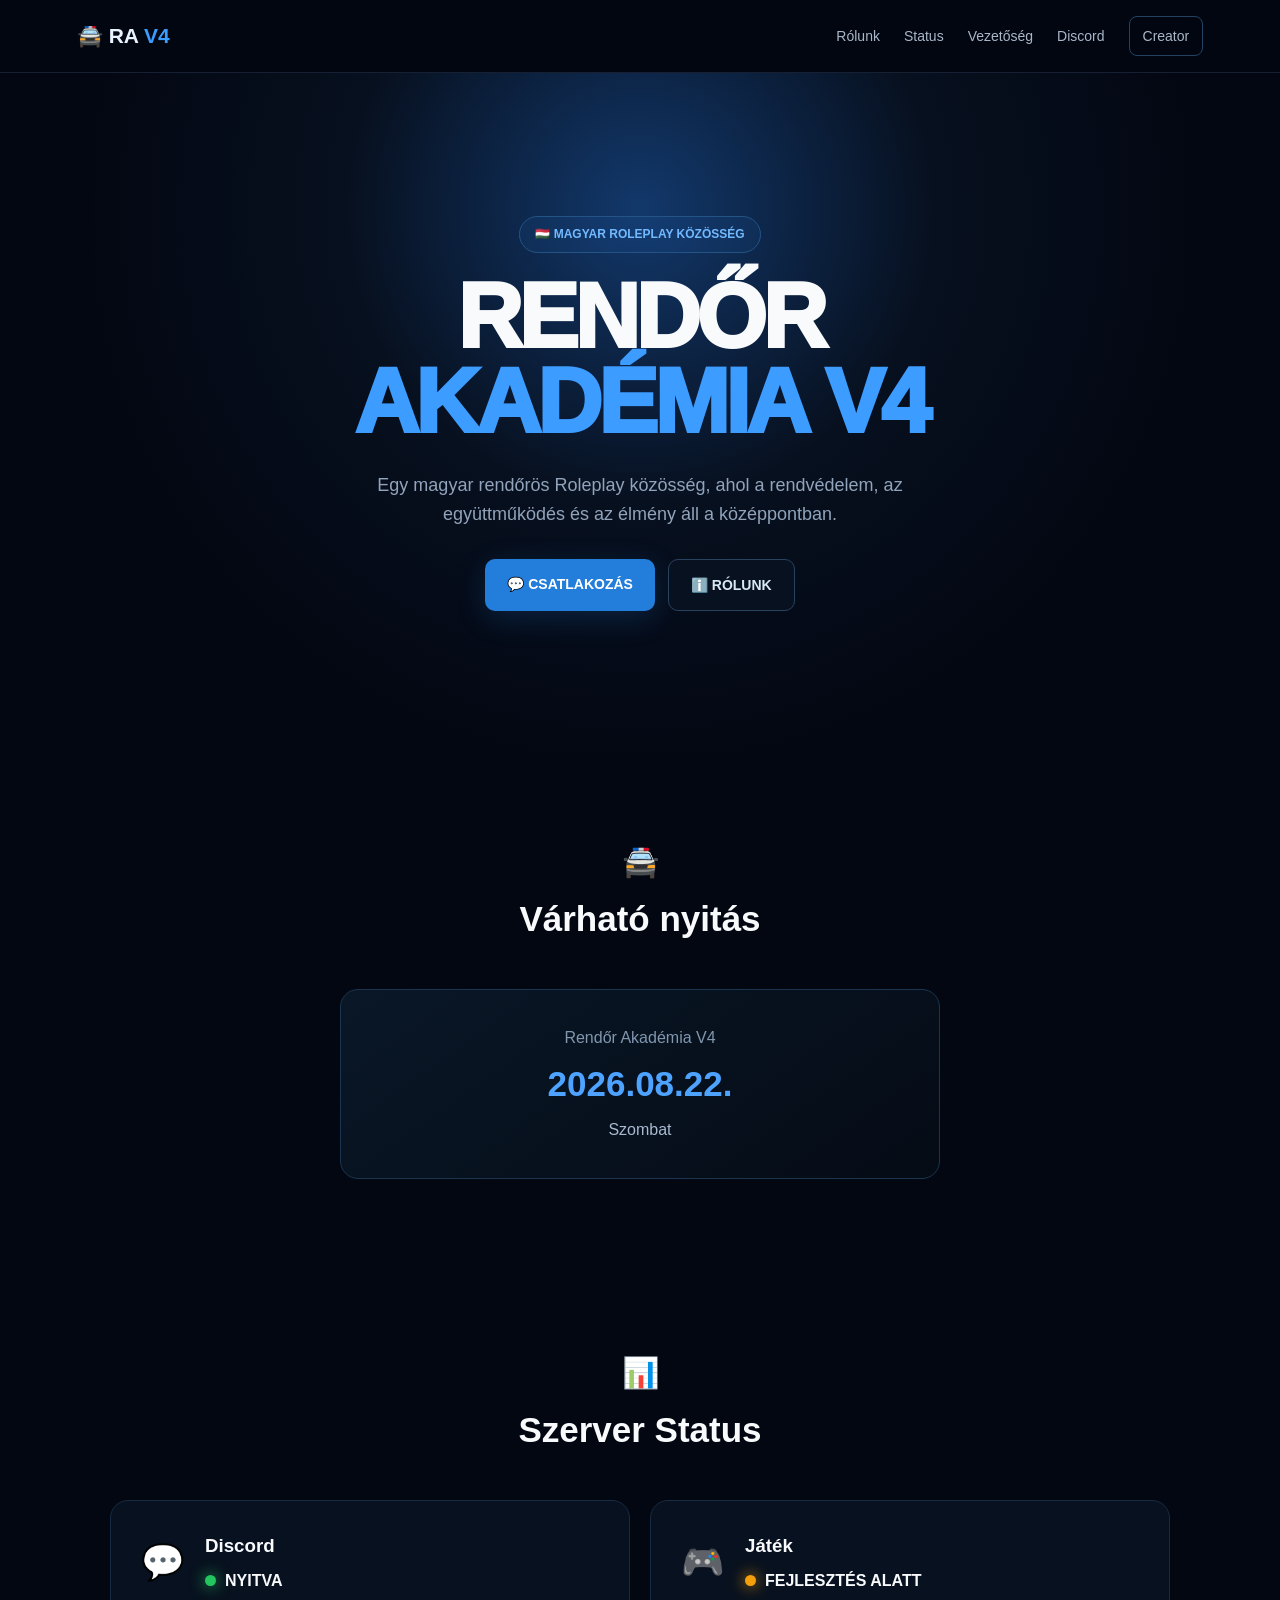
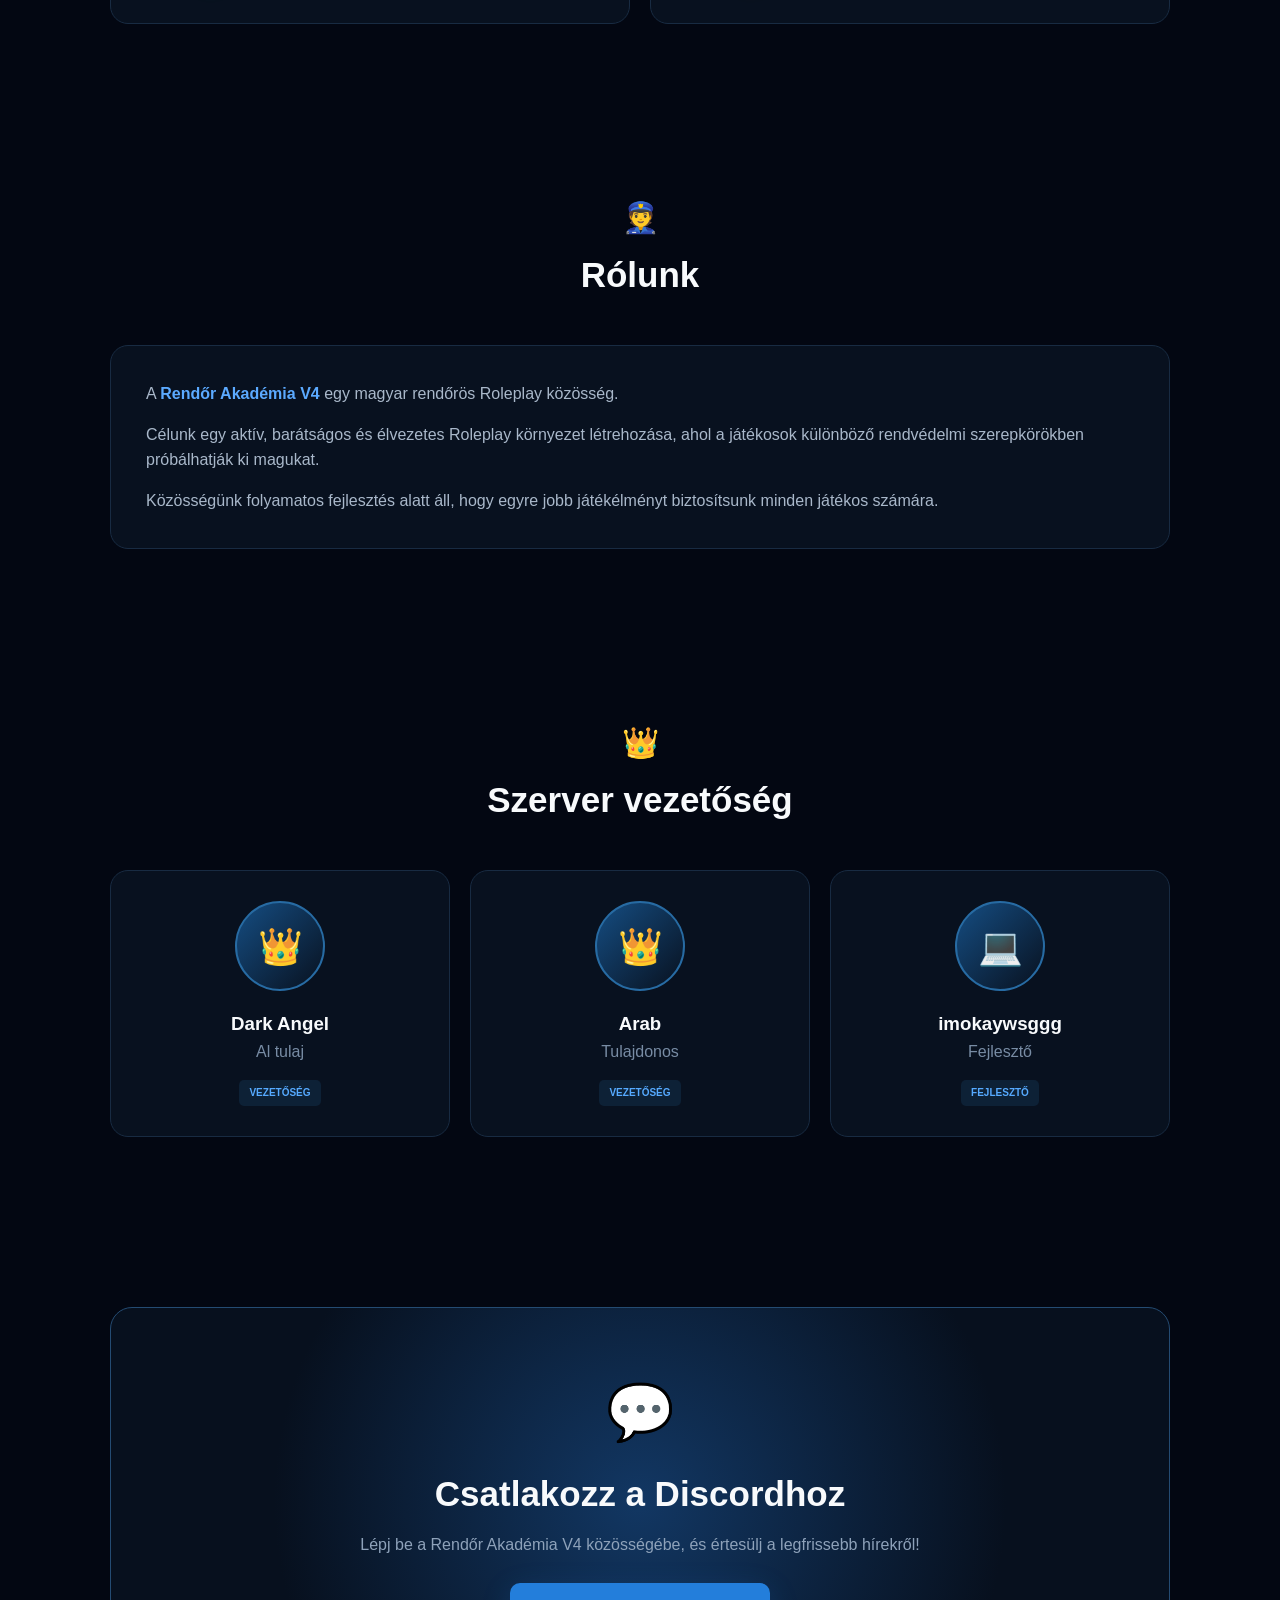
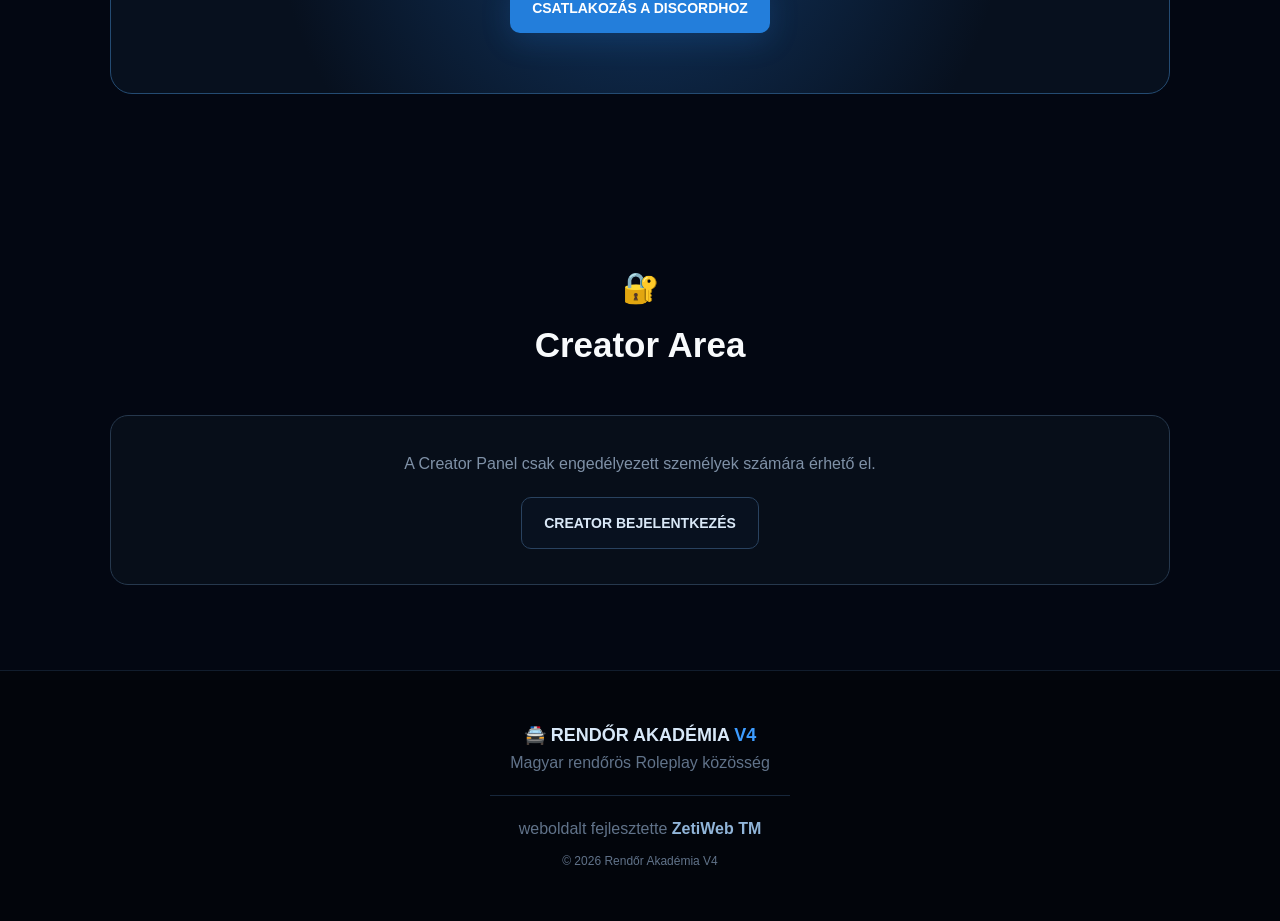
<file: index.html>
<!DOCTYPE html>
<html lang="hu">
<head>
  <meta charset="UTF-8">
  <meta name="viewport" content="width=device-width, initial-scale=1.0">

  <title>Rendőr Akadémia V4</title>

  <meta name="description"
        content="Rendőr Akadémia V4 – Magyar rendőrös Roleplay közösség.">

  <link rel="stylesheet" href="style.css">
</head>

<body>

<header class="navbar">

  <a href="index.html" class="brand">
    🚔 RA <span>V4</span>
  </a>

  <button class="menu-btn" onclick="toggleMenu()">☰</button>

  <nav id="navMenu">
    <a href="#rolunk">Rólunk</a>
    <a href="#status">Status</a>
    <a href="#staff">Vezetőség</a>
    <a href="#discord">Discord</a>
    <a href="creator.html" class="creator-link">Creator</a>
  </nav>

</header>


<main>

<section class="hero">

  <div class="hero-content">

    <div class="eyebrow">
      🇭🇺 MAGYAR ROLEPLAY KÖZÖSSÉG
    </div>

    <h1>
      RENDŐR
      <span>AKADÉMIA V4</span>
    </h1>

    <p>
      Egy magyar rendőrös Roleplay közösség,
      ahol a rendvédelem, az együttműködés
      és az élmény áll a középpontban.
    </p>

    <div class="hero-buttons">

      <a href="#discord" class="btn primary">
        💬 CSATLAKOZÁS
      </a>

      <a href="#rolunk" class="btn secondary">
        ℹ️ RÓLUNK
      </a>

    </div>

  </div>

</section>


<section class="opening">

  <div class="section-heading">
    <span>🚔</span>
    <h2>Várható nyitás</h2>
  </div>

  <div class="opening-card">

    <p>Rendőr Akadémia V4</p>

    <strong>2026.08.22.</strong>

    <span>Szombat</span>

  </div>

</section>


<section id="announcementSection"
         class="announcement-section hidden">

  <div class="announcement">

    <div class="announcement-icon">📢</div>

    <div>
      <small>STAFF BEJELENTÉS</small>
      <h3 id="announcementText"></h3>
      <p id="announcementTime"></p>
    </div>

  </div>

</section>


<section id="status">

  <div class="section-heading">
    <span>📊</span>
    <h2>Szerver Status</h2>
  </div>

  <div class="status-grid">

    <div class="status-card">

      <div class="status-icon">💬</div>

      <div>
        <h3>Discord</h3>

        <div class="status-line">
          <span id="discordDot" class="status-dot green"></span>
          <span id="discordStatus">NYITVA</span>
        </div>
      </div>

    </div>


    <div class="status-card">

      <div class="status-icon">🎮</div>

      <div>
        <h3>Játék</h3>

        <div class="status-line">
          <span id="gameDot" class="status-dot orange"></span>
          <span id="gameStatus">FEJLESZTÉS ALATT</span>
        </div>
      </div>

    </div>

  </div>

</section>


<section id="rolunk">

  <div class="section-heading">
    <span>👮</span>
    <h2>Rólunk</h2>
  </div>

  <div class="glass-box">

    <p>
      A <strong>Rendőr Akadémia V4</strong> egy magyar
      rendőrös Roleplay közösség.
    </p>

    <p>
      Célunk egy aktív, barátságos és élvezetes
      Roleplay környezet létrehozása, ahol a
      játékosok különböző rendvédelmi szerepkörökben
      próbálhatják ki magukat.
    </p>

    <p>
      Közösségünk folyamatos fejlesztés alatt áll,
      hogy egyre jobb játékélményt biztosítsunk
      minden játékos számára.
    </p>

  </div>

</section>


<section id="staff">

  <div class="section-heading">
    <span>👑</span>
    <h2>Szerver vezetőség</h2>
  </div>

  <div class="staff-grid">


    <article class="staff-card">

      <div class="avatar owner">👑</div>

      <h3>Dark Angel</h3>

      <p>Al tulaj</p>

      <div class="role">VEZETŐSÉG</div>

    </article>


    <article class="staff-card">

      <div class="avatar owner">👑</div>

      <h3>Arab</h3>

      <p>Tulajdonos</p>

      <div class="role">VEZETŐSÉG</div>

    </article>


    <article class="staff-card">

      <div class="avatar developer">💻</div>

      <h3>imokaywsggg</h3>

      <p>Fejlesztő</p>

      <div class="role">FEJLESZTŐ</div>

    </article>


  </div>

</section>


<section id="discord">

  <div class="discord-box">

    <div class="discord-logo">💬</div>

    <h2>Csatlakozz a Discordhoz</h2>

    <p>
      Lépj be a Rendőr Akadémia V4 közösségébe,
      és értesülj a legfrissebb hírekről!
    </p>

    <!-- IDE TEDD A SAJÁT DISCORD INVITE LINKED -->
    <a
      href="https://discord.gg/ejrX9DYa6"
      target="_blank"
      class="btn primary">
      CSATLAKOZÁS A DISCORDHOZ
    </a>

  </div>

</section>


<section class="creator-access">

  <div class="section-heading">
    <span>🔐</span>
    <h2>Creator Area</h2>
  </div>

  <div class="creator-access-box">

    <p>
      A Creator Panel csak engedélyezett
      személyek számára érhető el.
    </p>

    <a href="creator.html" class="btn secondary">
      CREATOR BEJELENTKEZÉS
    </a>

  </div>

</section>

</main>


<footer>

  <div class="footer-logo">
    🚔 RENDŐR AKADÉMIA <span>V4</span>
  </div>

  <p>
    Magyar rendőrös Roleplay közösség
  </p>

  <div class="footer-line"></div>

  <p>
    weboldalt fejlesztette
    <strong>ZetiWeb TM</strong>
  </p>

  <p class="copyright">
    © 2026 Rendőr Akadémia V4
  </p>

</footer>


<script src="script.js"></script>

</body>
</html>
</file>
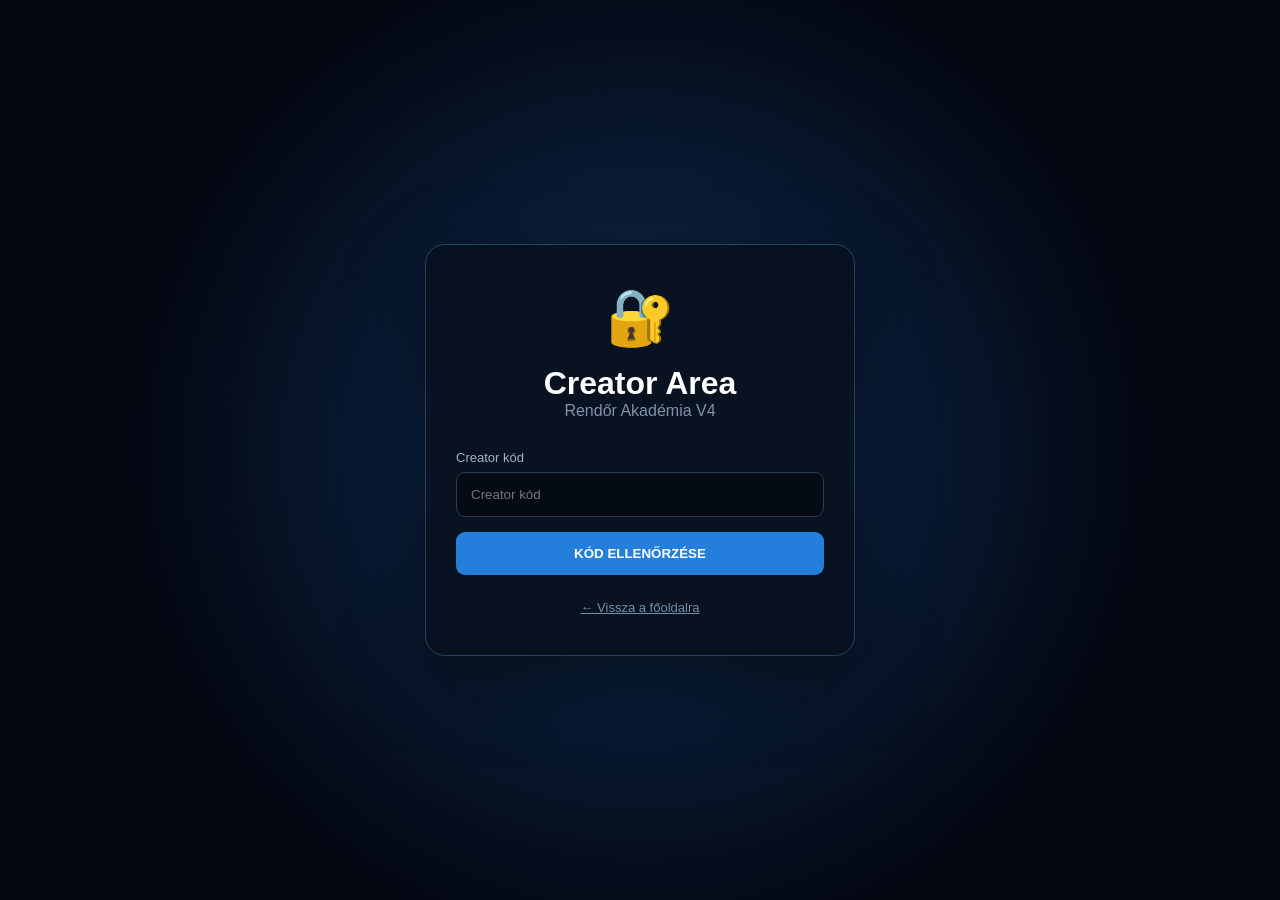
<file: creator.html>
<!DOCTYPE html>
<html lang="hu">

<head>

  <meta charset="UTF-8">

  <meta
    name="viewport"
    content="width=device-width, initial-scale=1.0">

  <title>Creator Panel | RA V4</title>

  <link
    rel="stylesheet"
    href="creator.css">

</head>


<body>


<div id="loginPage" class="page">


  <div class="login-card">

    <div class="login-icon">
      🔐
    </div>

    <h1>Creator Area</h1>

    <p>
      Rendőr Akadémia V4
    </p>


    <label>
      Creator kód
    </label>

    <input
      id="creatorCode"
      type="password"
      placeholder="Creator kód">


    <button
      onclick="checkCreatorCode()"
      class="main-button">

      KÓD ELLENŐRZÉSE

    </button>


    <div
      id="loginError"
      class="error">
    </div>


    <a
      href="index.html"
      class="back-link">

      ← Vissza a főoldalra

    </a>

  </div>

</div>



<div
  id="panelPage"
  class="panel-page hidden">


  <header class="creator-header">

    <div>

      <strong>
        🚔 CREATOR PANEL
      </strong>

      <small id="currentUser">
        Creator
      </small>

    </div>


    <button
      onclick="goHome()"
      class="back-button">

      ↩ Vissza

    </button>

  </header>



  <main class="creator-main">


    <section class="welcome-card">

      <span>CREATOR ACCESS</span>

      <h1 id="welcomeText">
        Üdvözöljük!
      </h1>

      <p>
        weboldalt fejlesztette
        <strong>ZetiWeb TM</strong>
      </p>

    </section>



    <section>

      <h2>📊 Status Change</h2>


      <div class="control-grid">


        <div class="control-card">

          <h3>💬 Discord</h3>

          <select id="discordSelect">

            <option value="green|NYITVA">
              🟢 NYITVA
            </option>

            <option value="red|ZÁRVA">
              🔴 ZÁRVA
            </option>

            <option value="orange|ÜZEMKÉPTELEN">
              🟠 ÜZEMKÉPTELEN
            </option>

          </select>

        </div>



        <div class="control-card">

          <h3>🎮 Játék</h3>

          <select id="gameSelect">

            <option value="red|ZÁRVA">
              🔴 ZÁRVA
            </option>

            <option value="crimson|BANNOLVA">
              🔴 BANNOLVA
            </option>

            <option value="orange|FEJLESZTÉS ALATT">
              🟠 FEJLESZTÉS ALATT
            </option>

            <option value="green|NYITVA">
              🟢 NYITVA
            </option>

          </select>

        </div>


      </div>


      <button
        onclick="saveStatus()"
        class="main-button">

        STATUS MENTÉSE

      </button>

      <div
        id="statusMessage"
        class="success">
      </div>

    </section>



    <section>

      <h2>📢 Bejelentés</h2>

      <div class="announcement-editor">

        <textarea
          id="announcementInput"
          placeholder="Írd ide a staff bejelentést...">
        </textarea>


        <button
          onclick="publishAnnouncement()"
          class="main-button">

          BEJELENTÉS KÖZZÉTÉTELE

        </button>


        <button
          onclick="removeAnnouncement()"
          class="danger-button">

          AKTÍV BEJELENTÉS TÖRLÉSE

        </button>


        <div
          id="announcementMessage"
          class="success">
        </div>

      </div>

    </section>



    <section>

      <h2>💬 Creator Chat</h2>

      <div class="chat-box">

        <div id="chatMessages">

          <div class="chat-empty">
            A chat jelenleg üres.
          </div>

        </div>


        <div class="chat-input">

          <input
            id="chatInput"
            placeholder="Írj üzenetet...">

          <button
            onclick="sendMessage()">

            KÜLDÉS

          </button>

        </div>

      </div>

    </section>


  </main>


</div>



<script src="creator.js"></script>

</body>
          </html>
</file>
<file: style.css>
* {
  margin: 0;
  padding: 0;
  box-sizing: border-box;
}

html {
  scroll-behavior: smooth;
}

body {
  background: #030712;
  color: #f8fafc;
  font-family: Arial, Helvetica, sans-serif;
  line-height: 1.6;
}

a {
  text-decoration: none;
  color: inherit;
}


/* NAVBAR */

.navbar {
  position: sticky;
  top: 0;
  z-index: 1000;

  display: flex;
  align-items: center;
  justify-content: space-between;

  padding: 16px 6%;

  background: rgba(3, 7, 18, 0.92);
  border-bottom: 1px solid #172033;

  backdrop-filter: blur(15px);
}

.brand {
  font-weight: 900;
  font-size: 21px;
  color: #e8f3ff;
}

.brand span {
  color: #3b9cff;
}

nav {
  display: flex;
  gap: 24px;
  align-items: center;
}

nav a {
  color: #a9b7c9;
  font-size: 14px;
  transition: 0.2s;
}

nav a:hover {
  color: #4da3ff;
}

.creator-link {
  border: 1px solid #234263;
  padding: 8px 13px;
  border-radius: 8px;
}

.menu-btn {
  display: none;
  border: 0;
  background: transparent;
  color: white;
  font-size: 25px;
}


/* HERO */

.hero {
  min-height: 680px;

  display: flex;
  align-items: center;
  justify-content: center;

  text-align: center;

  padding: 80px 20px;

  background:
    radial-gradient(
      circle at 50% 20%,
      #12386b 0%,
      #07101f 38%,
      #030712 72%
    );
}

.hero-content {
  max-width: 900px;
}

.eyebrow {
  display: inline-block;

  padding: 8px 15px;

  border: 1px solid #245486;
  border-radius: 50px;

  color: #72b9ff;
  background: rgba(41, 128, 220, 0.08);

  font-size: 12px;
  font-weight: bold;

  margin-bottom: 22px;
}

.hero h1 {
  font-size: clamp(45px, 10vw, 90px);
  line-height: 0.95;
  letter-spacing: -4px;
  font-weight: 950;
}

.hero h1 span {
  display: block;
  color: #3d9cff;
}

.hero p {
  max-width: 650px;
  margin: 25px auto;

  color: #91a4bb;
  font-size: 18px;
}

.hero-buttons {
  display: flex;
  justify-content: center;
  gap: 13px;
  flex-wrap: wrap;
  margin-top: 30px;
}


/* BUTTONS */

.btn {
  display: inline-block;

  padding: 14px 22px;

  border-radius: 10px;

  font-weight: 800;
  font-size: 14px;

  transition: 0.2s;
}

.btn:hover {
  transform: translateY(-2px);
}

.primary {
  background: #237edb;
  color: white;
  box-shadow: 0 8px 30px rgba(35, 126, 219, 0.2);
}

.primary:hover {
  background: #3292ef;
}

.secondary {
  border: 1px solid #29425f;
  background: #08111f;
  color: #d9e8f7;
}


/* SECTIONS */

section {
  max-width: 1100px;
  margin: auto;
  padding: 85px 20px;
}

.section-heading {
  text-align: center;
  margin-bottom: 42px;
}

.section-heading span {
  font-size: 30px;
}

.section-heading h2 {
  font-size: 35px;
  margin-top: 5px;
}


/* OPENING */

.opening {
  text-align: center;
}

.opening-card {
  max-width: 600px;
  margin: auto;

  padding: 35px;

  background: linear-gradient(
    145deg,
    #091727,
    #050b15
  );

  border: 1px solid #1b3550;
  border-radius: 18px;
}

.opening-card p {
  color: #8197af;
}

.opening-card strong {
  display: block;

  color: #4da3ff;

  font-size: 35px;
  margin: 5px 0;
}

.opening-card span {
  color: #a9bad0;
}


/* ANNOUNCEMENT */

.announcement-section {
  padding-top: 0;
}

.announcement {
  display: flex;
  align-items: center;
  gap: 18px;

  padding: 22px;

  background: #171105;

  border: 1px solid #71551a;
  border-radius: 15px;
}

.announcement-icon {
  font-size: 30px;
}

.announcement small {
  color: #f6bd45;
  font-weight: 900;
}

.announcement h3 {
  margin-top: 4px;
}

.announcement p {
  color: #9c8c6a;
  font-size: 12px;
}

.hidden {
  display: none;
}


/* STATUS */

.status-grid {
  display: grid;
  grid-template-columns: repeat(2, 1fr);
  gap: 20px;
}

.status-card {
  display: flex;
  align-items: center;
  gap: 20px;

  padding: 30px;

  background: #08111f;

  border: 1px solid #182b42;
  border-radius: 18px;
}

.status-icon {
  font-size: 35px;
}

.status-card h3 {
  margin-bottom: 7px;
}

.status-line {
  display: flex;
  align-items: center;
  gap: 9px;

  font-weight: 900;
}

.status-dot {
  width: 11px;
  height: 11px;
  display: inline-block;
  border-radius: 50%;
}

.green {
  background: #22c55e;
  box-shadow: 0 0 15px #22c55e;
}

.orange {
  background: #f59e0b;
  box-shadow: 0 0 15px #f59e0b;
}

.red {
  background: #ef4444;
  box-shadow: 0 0 15px #ef4444;
}

.crimson {
  background: #9f1239;
  box-shadow: 0 0 15px #9f1239;
}


/* ABOUT */

.glass-box {
  padding: 35px;

  background: #08111f;

  border: 1px solid #182b42;
  border-radius: 18px;

  color: #a9b8ca;
}

.glass-box p {
  margin-bottom: 15px;
}

.glass-box p:last-child {
  margin-bottom: 0;
}

.glass-box strong {
  color: #5baaff;
}


/* STAFF */

.staff-grid {
  display: grid;
  grid-template-columns: repeat(3, 1fr);
  gap: 20px;
}

.staff-card {
  text-align: center;

  padding: 30px 20px;

  background: #08111f;

  border: 1px solid #182b42;
  border-radius: 18px;

  transition: 0.25s;
}

.staff-card:hover {
  transform: translateY(-5px);
  border-color: #2d6da9;
}

.avatar {
  width: 90px;
  height: 90px;

  display: flex;
  align-items: center;
  justify-content: center;

  margin: 0 auto 18px;

  border-radius: 50%;

  font-size: 36px;

  background: linear-gradient(
    135deg,
    #154d82,
    #08111f
  );

  border: 2px solid #276ba3;
}

.staff-card p {
  color: #788ca4;
}

.role {
  display: inline-block;

  margin-top: 15px;

  padding: 5px 10px;

  border-radius: 5px;

  background: #0d2136;

  color: #56aaff;

  font-size: 10px;
  font-weight: 900;
}


/* DISCORD */

.discord-box {
  text-align: center;

  padding: 60px 25px;

  background:
    radial-gradient(
      circle,
      #123763,
      #07101e 65%
    );

  border: 1px solid #244b72;
  border-radius: 22px;
}

.discord-logo {
  font-size: 55px;
}

.discord-box h2 {
  font-size: 35px;
  margin: 10px 0;
}

.discord-box p {
  color: #8ea2ba;
  max-width: 600px;
  margin: 0 auto 25px;
}


/* CREATOR */

.creator-access {
  text-align: center;
}

.creator-access-box {
  padding: 35px;

  background: #070e19;

  border: 1px solid #26384d;
  border-radius: 18px;
}

.creator-access-box p {
  color: #7f91a7;
  margin-bottom: 20px;
}


/* FOOTER */

footer {
  padding: 50px 20px;

  text-align: center;

  background: #02050b;

  border-top: 1px solid #111d2d;

  color: #61738a;
}

.footer-logo {
  color: #d8e8f8;
  font-weight: 900;
  font-size: 18px;
}

.footer-logo span {
  color: #3d9cff;
}

.footer-line {
  max-width: 300px;
  height: 1px;

  background: #17273b;

  margin: 20px auto;
}

footer strong {
  color: #91b5d9;
}

.copyright {
  margin-top: 10px;
  font-size: 12px;
}


/* MOBILE */

@media (max-width: 700px) {

  .navbar {
    padding: 14px 18px;
  }

  .menu-btn {
    display: block;
  }

  nav {
    position: absolute;

    top: 65px;
    left: 0;
    right: 0;

    display: none;
    flex-direction: column;

    padding: 20px;

    background: #050a13;

    border-bottom: 1px solid #172033;
  }

  nav.open {
    display: flex;
  }

  .hero {
    min-height: 620px;
  }

  .hero h1 {
    font-size: 52px;
  }

  .hero p {
    font-size: 15px;
  }

  .status-grid,
  .staff-grid {
    grid-template-columns: 1fr;
  }

  section {
    padding: 65px 18px;
  }

  .section-heading h2 {
    font-size: 29px;
  }

  .announcement {
    align-items: flex-start;
  }

  }
</file>
<file: creator.css>
* {
  box-sizing: border-box;
  margin: 0;
  padding: 0;
}

body {
  background: #030712;
  color: white;

  font-family:
    Arial,
    Helvetica,
    sans-serif;
}

.hidden {
  display: none !important;
}


/* LOGIN */

.page {
  min-height: 100vh;

  display: flex;
  justify-content: center;
  align-items: center;

  padding: 20px;

  background:
    radial-gradient(
      circle at center,
      #102f55,
      #030712 65%
    );
}

.login-card {
  width: 100%;
  max-width: 430px;

  padding: 40px 30px;

  background: rgba(8, 17, 31, 0.95);

  border: 1px solid #234361;
  border-radius: 20px;

  text-align: center;

  box-shadow:
    0 25px 80px
    rgba(0, 0, 0, 0.45);
}

.login-icon {
  font-size: 55px;
  margin-bottom: 15px;
}

.login-card h1 {
  font-size: 32px;
}

.login-card p {
  color: #7f93ab;
  margin-bottom: 30px;
}

.login-card label {
  display: block;

  text-align: left;

  margin-bottom: 7px;

  color: #9eb2c9;
  font-size: 13px;
}

.login-card input {
  width: 100%;

  padding: 14px;

  margin-bottom: 15px;

  border-radius: 9px;

  border: 1px solid #263e58;

  background: #050b14;

  color: white;

  outline: none;
}

.login-card input:focus {
  border-color: #3e9cff;
}

.main-button,
.danger-button {
  width: 100%;

  border: 0;
  border-radius: 9px;

  padding: 14px;

  font-weight: 900;

  cursor: pointer;
}

.main-button {
  background: #247fdc;
  color: white;
}

.main-button:hover {
  background: #3594ee;
}

.danger-button {
  margin-top: 10px;

  background: #42131a;
  color: #ff8d9a;

  border: 1px solid #72202d;
}

.back-link {
  display: block;

  margin-top: 25px;

  color: #7390ad;

  font-size: 13px;
}

.error {
  color: #ff5e6d;

  margin-top: 15px;

  font-size: 13px;
}


/* CREATOR HEADER */

.creator-header {
  position: sticky;
  top: 0;
  z-index: 100;

  display: flex;
  justify-content: space-between;
  align-items: center;

  padding: 18px 6%;

  background: rgba(3, 7, 18, 0.94);

  border-bottom: 1px solid #182a3e;

  backdrop-filter: blur(15px);
}

.creator-header strong {
  display: block;
  color: #55aaff;
}

.creator-header small {
  color: #7e91a7;
}

.back-button {
  padding: 9px 15px;

  background: #081522;

  border: 1px solid #26405a;

  border-radius: 8px;

  color: white;
}


/* MAIN */

.creator-main {
  max-width: 1050px;

  margin: auto;

  padding: 45px 20px;
}

.creator-main section {
  margin-bottom: 50px;
}

.creator-main h2 {
  margin-bottom: 20px;

  font-size: 25px;
}


/* WELCOME */

.welcome-card {
  padding: 35px;

  background:
    linear-gradient(
      135deg,
      #0d2947,
      #07101d
    );

  border: 1px solid #254c70;

  border-radius: 18px;
}

.welcome-card span {
  color: #55aaff;

  font-size: 12px;
  font-weight: 900;
}

.welcome-card h1 {
  margin: 8px 0;

  font-size: clamp(25px, 6vw, 42px);
}

.welcome-card p {
  color: #7f96ad;
}


/* CONTROLS */

.control-grid {
  display: grid;

  grid-template-columns:
    repeat(2, 1fr);

  gap: 20px;
}

.control-card {
  padding: 25px;

  background: #08111f;

  border: 1px solid #182c43;

  border-radius: 15px;
}

.control-card h3 {
  margin-bottom: 14px;
}

.control-card select {
  width: 100%;

  padding: 13px;

  border-radius: 8px;

  border: 1px solid #263e57;

  background: #050b14;

  color: white;
}

.creator-main section > .main-button {
  margin-top: 15px;
}

.success {
  color: #39db7a;

  margin-top: 12px;

  font-size: 13px;
}


/* ANNOUNCEMENTS */

.announcement-editor {
  padding: 25px;

  background: #08111f;

  border: 1px solid #182c43;

  border-radius: 15px;
}

textarea {
  width: 100%;

  min-height: 150px;

  resize: vertical;

  padding: 15px;

  background: #050b14;

  color: white;

  border: 1px solid #263e57;

  border-radius: 9px;

  outline: none;
}

textarea:focus {
  border-color: #3e9cff;
}


/* CHAT */

.chat-box {
  overflow: hidden;

  background: #08111f;

  border: 1px solid #182c43;

  border-radius: 15px;
}

#chatMessages {
  min-height: 230px;
  max-height: 400px;

  overflow-y: auto;

  padding: 20px;
}

.chat-empty {
  text-align: center;

  padding: 80px 20px;

  color: #647991;
}

.chat-message {
  padding: 12px;

  margin-bottom: 10px;

  background: #0d1b2b;

  border-radius: 8px;
}

.chat-message strong {
  color: #58aaff;
}

.chat-message small {
  display: block;

  color: #62758b;

  margin-top: 3px;
}

.chat-input {
  display: flex;

  gap: 10px;

  padding: 15px;

  border-top: 1px solid #182c43;
}

.chat-input input {
  flex: 1;

  padding: 13px;

  border-radius: 8px;

  border: 1px solid #263e57;

  background: #050b14;

  color: white;
}

.chat-input button {
  padding: 0 18px;

  border: 0;

  border-radius: 8px;

  background: #247fdc;

  color: white;

  font-weight: 900;
}


/* MOBILE */

@media (max-width: 700px) {

  .control-grid {
    grid-template-columns: 1fr;
  }

  .creator-header {
    padding: 15px;
  }

  .creator-main {
    padding: 30px 15px;
  }

  .welcome-card {
    padding: 25px;
  }

  .chat-input {
    flex-direction: column;
  }

  .chat-input button {
    padding: 13px;
  }

  }
</file>
